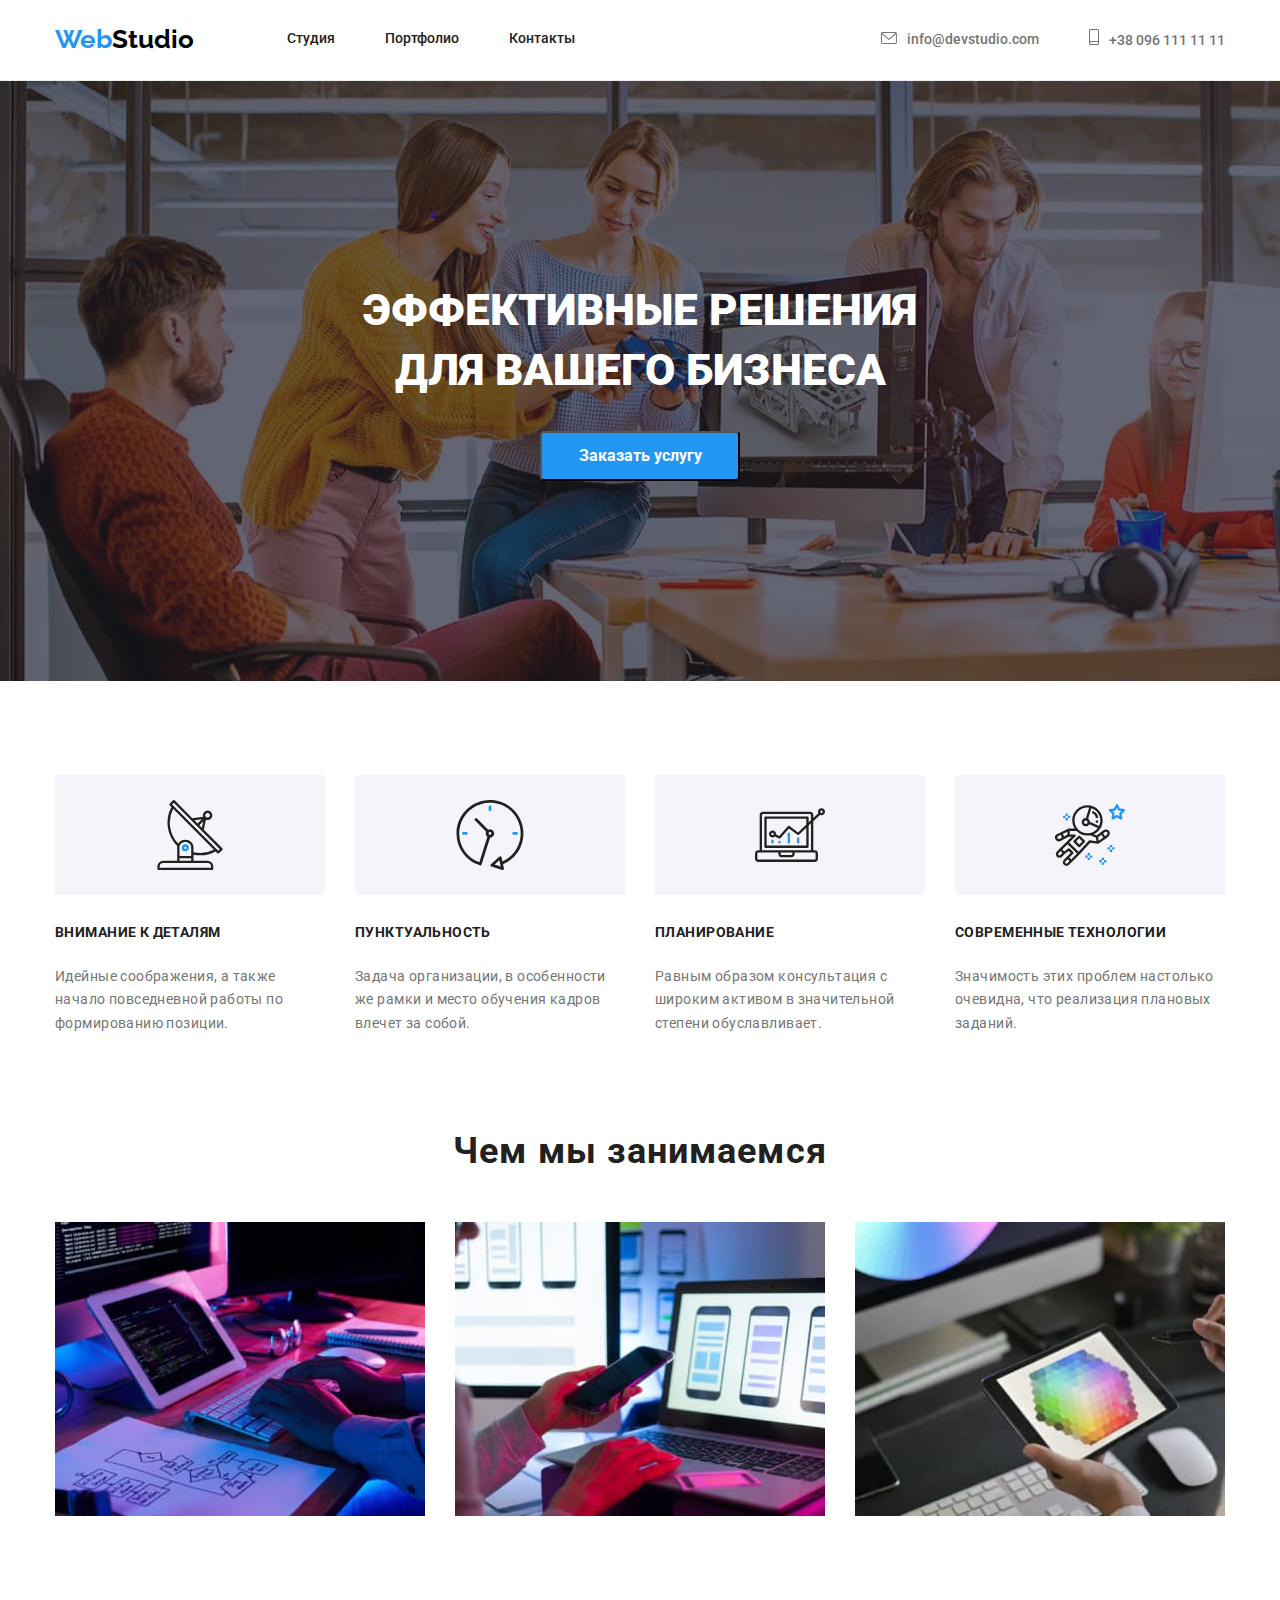
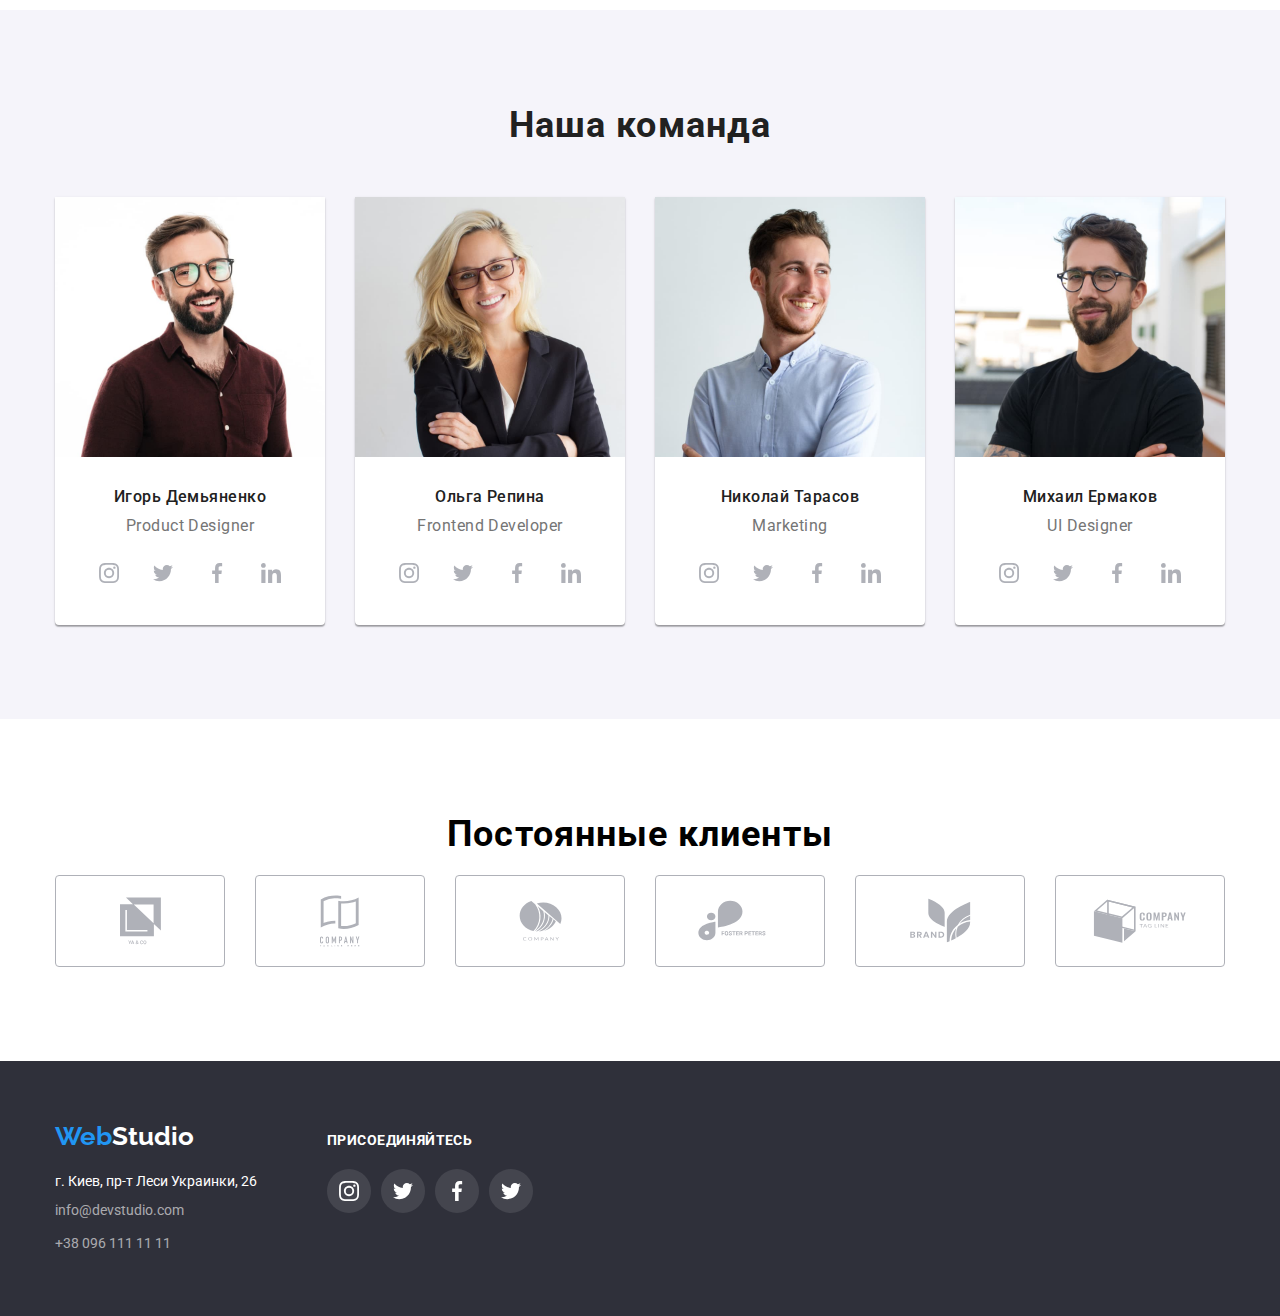
<file: index.html>
<!DOCTYPE html>
<html lang="ru">
<head>
    <meta charset="UTF-8">
    <meta http-equiv="X-UA-Compatible" content="IE=edge">
    <meta name="viewport" content="width=device-width, initial-scale=1.0">
    <link
        href="https://fonts.googleapis.com/css2?family=Raleway:wght@700&family=Roboto:wght@400;500;700;900&display=swap"
        rel="stylesheet">
    <title>Web Studio (Version 2.1)</title>
    <link rel="stylesheet" href="https://cdnjs.cloudflare.com/ajax/libs/modern-normalize/1.1.0/modern-normalize.min.css">
    <link rel="stylesheet" href="./css/styles.css" />
</head>

<body class="body">
    <header class="header">
        <div class="container">
        <nav class="nav">
        <a href="./" class="logo link" lang="en"><span class="logo-first">Web</span>Studio</a>
            <ul class="header-men list">
                <li class="header-li"> <a href="./" class="header-item link">Студия</a></li>
                <li class="header-li"> <a href="./portfolio.html" class="header-item link">Портфолио</a></li>
                <li class="header-li"> <a href="" class="header-item link">Контакты</a></li>
            </ul>
             <ul class="header-cont list">
                <li class="header-li">
                <a href="mailto:info@devstudio.com" class="header-contacts link">
                    <svg class="header-icon" width="16px" height="12px">
                    <use href="./images/symbol-defs.svg#icon-mail"></use>
                    </svg>info@devstudio.com</a>
                </li>
                <li class="header-li">
                <a href="tel:+380961111111" class="header-contacts link">
                    <svg class="header-icon" width="10px" height="16px">
                    <use href="./images/symbol-defs.svg#icon-tell"></use>
                    </svg>+38 096 111 11 11</a>
                </li>
            </ul>
        </nav>
        </div>
    </header>

<main>
    <!-- Section-1 -->
<section class="hero section">
    <div class="container">
    <h1 class="section-hero">Эффективные решения <br> для вашего бизнеса</h1>
    <button type="button" class="btn-hero">Заказать услугу</button>
    </div>
</section>
<!-- Section-2 -->
<section class="features section">
    <div class="container">
    <ul class="features-list list">
        <li>
            <div class="features-icon-cont">
                <svg class="features-icon" width="70px" height="70px">
                <use href="./images/symbol-defs.svg#icon-antenna"></use>
                </svg>
            </div>
            <h3 class="features-name">Внимание к деталям</h3>
            <p class="features-text">Идейные соображения, а также начало повседневной работы по формированию позиции.</p>
        </li>
        <li>
            <div class="features-icon-cont">
                <svg class="features-icon" width="70px" height="70px">
                    <use href="./images/symbol-defs.svg#icon-clock"></use>
                </svg>
            </div>
            <h3 class="features-name">Пунктуальность</h3>
            <p class="features-text">Задача организации, в особенности же рамки и место обучения кадров влечет за собой.</p>
        </li>
        <li>
            <div class="features-icon-cont">
                <svg class="features-icon" width="70px" height="70px">
                    <use href="./images/symbol-defs.svg#icon-diagram"></use>
                </svg>
            </div>
            <h3 class="features-name">Планирование</h3>
            <p class="features-text">Равным образом консультация с широким активом в значительной степени обуславливает.</p>
        </li>
        <li>
            <div class="features-icon-cont">
                <svg class="features-icon" width="70px" height="70px">
                    <use href="./images/symbol-defs.svg#icon-astronaut"></use>
                </svg>
            </div>
            <h3 class="features-name">Современные технологии</h3>
            <p class="features-text">Значимость этих проблем настолько очевидна, что реализация плановых заданий.</p>
        </li>
    </ul>
    </div>
</section>
<section class="pjc section">
    <div class="container">
    <h2 class="projects">Чем мы занимаемся</h2>
    <ul class="projects-list list">
        <li>
            <img
              src="./images/box-1.jpg"
              alt="Кто-то печатает на клавиатуре"
              width="370"
              height="294"
            />
        </li>          
        <li>
            <img
              src="./images/box-2.jpg"
              alt="Кто-то смотрит в телефон и экран ноутбука"
              width="370"
              height="294"
            />
        </li>         
        <li>
            <img
              src="./images/box-3.jpg"
              alt="Экран планшета с макетом."
              width="370"
              height="294"
            />
        </li>
    </ul>
    </div>
</section>
<!-- Section-3 -->
<section class="we section">
    <div class="container">
    <h2 class="team">Наша команда</h2>
    <ul class="team-list list">
        <li class="team-li">
            <img src="./images/photo-1.jpg" alt="Фото Игорь Демьяненко" width="270" height="260" />
            <div class="team-manager">
                <h3 class="manager">Игорь Демьяненко</h3>
                <p lang="en" class="manager-position">Product Designer</p>
            </div>
            <div class="social-cont">
                <ul class="social-list list">
                    <li class="social-li">
                        <a href="" class="team-soc-link link">
                        <svg class="team-icon" width="20px" height="20px">
                        <use href="./images/symbol-defs.svg#icon-instagram"></use>
                    </svg></a></li>
                    <li class="social-li">
                        <a href="" class="team-soc-link link">
                            <svg class="team-icon" width="20px" height="20px">
                                <use href="./images/symbol-defs.svg#icon-twitter"></use>
                            </svg></a>
                    </li>
                    <li class="social-li">
                        <a href="" class="team-soc-link link">
                            <svg class="team-icon" width="20px" height="20px">
                                <use href="./images/symbol-defs.svg#icon-facebook"></use>
                            </svg></a>
                    </li>
                    <li class="social-li">
                        <a href="" class="team-soc-link link">
                            <svg class="team-icon" width="20px" height="20px">
                                <use href="./images/symbol-defs.svg#icon-linkedin"></use>
                            </svg></a>
                    </li>
                </ul>
            </div>
        </li>
        <li class="team-li">
            <img src="./images/photo-2.jpg" alt="Фото Ольга Репина" width="270" height="260" />
            <div class="team-manager">
                <h3 class="manager">Ольга Репина</h3>
                <p lang="en" class="manager-position">Frontend Developer</p>
            </div>
            <div class="social-cont">
                <ul class="social-list list">
                    <li class="social-li">
                        <a href="" class="team-soc-link link">
                            <svg class="team-icon" width="20px" height="20px">
                                <use href="./images/symbol-defs.svg#icon-instagram"></use>
                            </svg></a>
                    </li>
                    <li class="social-li">
                        <a href="" class="team-soc-link link">
                            <svg class="team-icon" width="20px" height="20px">
                                <use href="./images/symbol-defs.svg#icon-twitter"></use>
                            </svg></a>
                    </li>
                    <li class="social-li">
                        <a href="" class="team-soc-link link">
                            <svg class="team-icon" width="20px" height="20px">
                                <use href="./images/symbol-defs.svg#icon-facebook"></use>
                            </svg></a>
                    </li>
                    <li class="social-li">
                        <a href="" class="team-soc-link link">
                            <svg class="team-icon" width="20px" height="20px">
                                <use href="./images/symbol-defs.svg#icon-linkedin"></use>
                            </svg></a>
                    </li>
                </ul>
            </div>
        </li>
        <li class="team-li">
            <img src="./images/photo-3.jpg" alt="Фото Николай Тарасов" width="270" height="260" />
            <div class="team-manager">
                <h3 class="manager">Николай Тарасов</h3>
                <p lang="en" class="manager-position">Marketing</p>
            </div>
            <div class="social-cont">
                <ul class="social-list list">
                    <li class="social-li">
                        <a href="" class="team-soc-link link">
                            <svg class="team-icon" width="20px" height="20px">
                                <use href="./images/symbol-defs.svg#icon-instagram"></use>
                            </svg></a>
                    </li>
                    <li class="social-li">
                        <a href="" class="team-soc-link link">
                            <svg class="team-icon" width="20px" height="20px">
                                <use href="./images/symbol-defs.svg#icon-twitter"></use>
                            </svg></a>
                    </li>
                    <li class="social-li">
                        <a href="" class="team-soc-link link">
                            <svg class="team-icon" width="20px" height="20px">
                                <use href="./images/symbol-defs.svg#icon-facebook"></use>
                            </svg></a>
                    </li>
                    <li class="social-li">
                        <a href="" class="team-soc-link link">
                            <svg class="team-icon" width="20px" height="20px">
                                <use href="./images/symbol-defs.svg#icon-linkedin"></use>
                            </svg></a>
                    </li>
                </ul>
            </div>
        </li>
        <li class="team-li">
            <img src="./images/photo-4.jpg" alt="Фото Михаил Ермаков" width="270" height="260" />
            <div class="team-manager">
                <h3 class="manager">Михаил Ермаков</h3>
                <p lang="en" class="manager-position">UI Designer</p>
            </div>
            <div class="social-cont">
                <ul class="social-list list">
                    <li class="social-li">
                        <a href="" class="team-soc-link link">
                            <svg class="team-icon" width="20px" height="20px">
                                <use href="./images/symbol-defs.svg#icon-instagram"></use>
                            </svg></a>
                    </li>
                    <li class="social-li">
                        <a href="" class="team-soc-link link">
                            <svg class="team-icon" width="20px" height="20px">
                                <use href="./images/symbol-defs.svg#icon-twitter"></use>
                            </svg></a>
                    </li>
                    <li class="social-li">
                        <a href="" class="team-soc-link link">
                            <svg class="team-icon" width="20px" height="20px">
                                <use href="./images/symbol-defs.svg#icon-facebook"></use>
                            </svg></a>
                    </li>
                    <li class="social-li">
                        <a href="" class="team-soc-link link">
                            <svg class="team-icon" width="20px" height="20px">
                                <use href="./images/symbol-defs.svg#icon-linkedin"></use>
                            </svg></a>
                    </li>
                </ul>
            </div>
        </li>
    </ul>
    </div>
</section>
<!--Section-4-->
<section class="clients section">
    <div class="container">
        <h2 class="client">Постоянные клиенты</h2>
        <ul class="client-list list">
            <li class="client-li"> 
                <a href="" class="client-soc-link link">
                <svg class="client-icon" width="41px" height="48px">
                        <use href="./images/symbol-defs.svg#icon-client-1"></use>
                </svg></a></li>
            <li class="client-li"><a href="#" class="client-soc-link link">
                <svg class="client-icon" width="40px" height="52px">
                    <use href="./images/symbol-defs.svg#icon-client-2"></use>
                </svg></a></li>
            <li class="client-li"><a href="#" class="client-soc-link link">
                <svg class="client-icon" width="43px" height="41px">
                    <use href="./images/symbol-defs.svg#icon-client-3"></use>
                </svg></a></li>
            <li class="client-li"><a href="#" class="client-soc-link link">
                <svg class="client-icon" width="84px" height="41px">
                    <use href="./images/symbol-defs.svg#icon-client-4"></use>
                </svg></a></li>
            <li class="client-li"><a href="#" class="client-soc-link link">
                <svg class="client-icon" width="63px" height="45px">
                    <use href="./images/symbol-defs.svg#icon-client-5"></use>
                </svg></a></li>
            <li class="client-li"><a href="#" class="client-soc-link link">
                <svg class="client-icon" width="94px" height="44px">
                    <use href="./images/symbol-defs.svg#icon-client-6"></use>
                </svg></a></li>
        </ul>
    </div>
</section>
</main>
<footer class="footer-body">
    <div class="container">
        <ul class="footer-list list"> 
            <li>
            <div class="footer-cont ">
                <a href="./" class="logo-footer link" lang="en"><span class="logo-first-footer">Web</span><span
                        class="logo-second-footer">Studio</span></a>
                    <div class="footer-men">
                    <ul class="list">
                        <li class="footer-li"><address>
                        <span class="address">г. Киев, пр-т Леси Украинки, 26</span> <br></address>
                        </li>
                        <li class="footer-li"><a href="mailto:info@devstudio.com" class="contacts link">info@devstudio.com</a><br>
                        </li>
                        <li class="footer-li"><a href="tel:+380961111111" class="contacts link">+38 096 111 11 11</a></li>
                    </ul>
                    </div>
            </div>
            </li> 
            <li class="footer-social-list">
                <h3 class="footer-name">присоединяйтесь</h3>
                <div class="footer-social">
                    <ul class="social-list list">
                        <li class="footer-social-li"><a href="" class="footer-soc-link link"><svg class="footer-icon" width="20px" height="20px">
                                <use href="./images/symbol-defs.svg#icon-instagram"></use>
                            </svg></a></li>
                        <li class="footer-social-li"><a href="" class="footer-soc-link link"><svg class="footer-icon" width="20px" height="20px">
                                <use href="./images/symbol-defs.svg#icon-twitter"></use>
                            </svg></a></li>
                        <li class="footer-social-li"><a href="" class="footer-soc-link link"><svg class="footer-icon" width="20px" height="20px">
                                <use href="./images/symbol-defs.svg#icon-facebook"></use>
                            </svg></a></li>
                        <li class="footer-social-li"><a href="" class="footer-soc-link link"><svg class="footer-icon" width="20px" height="20px">
                                <use href="./images/symbol-defs.svg#icon-twitter"></use>
                            </svg></a></li>
                    </ul>
                </div>
            </li>
        </ul>
    </div>
</footer>
</body>
</html>
</file>
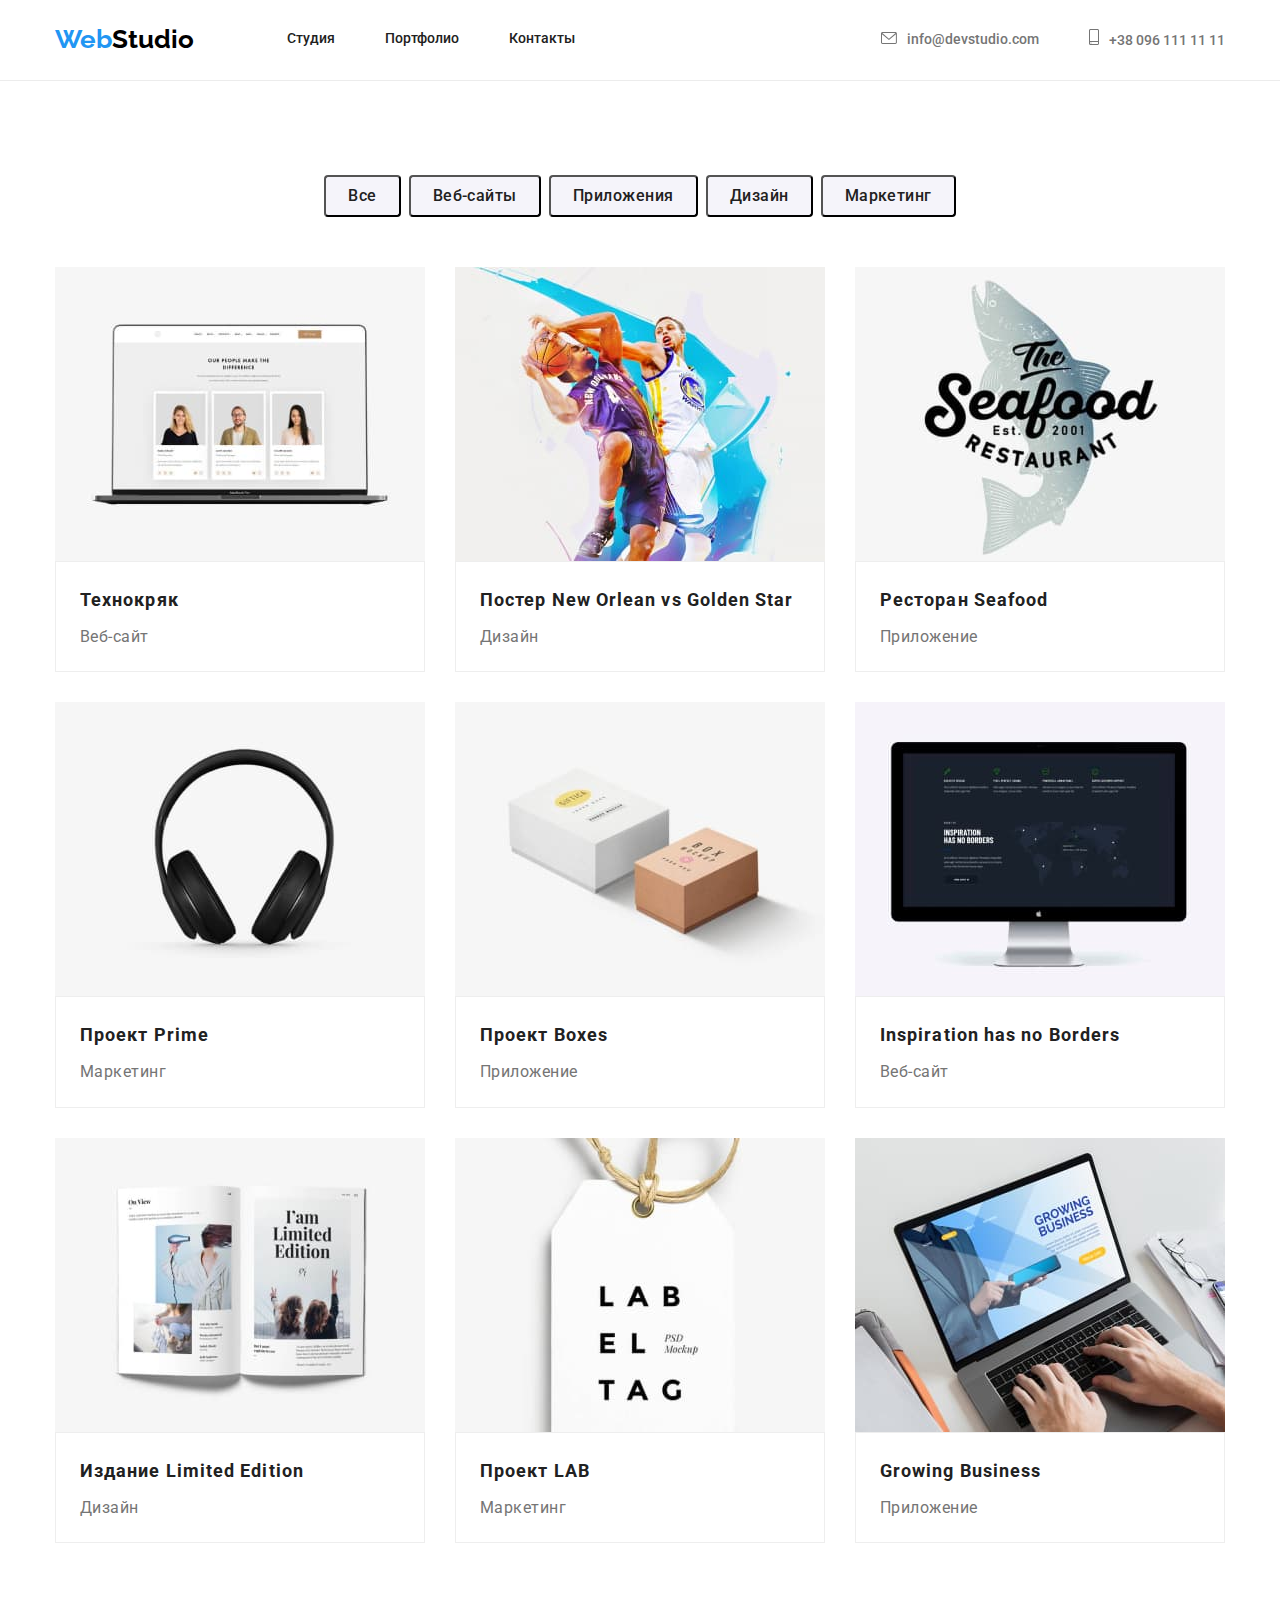
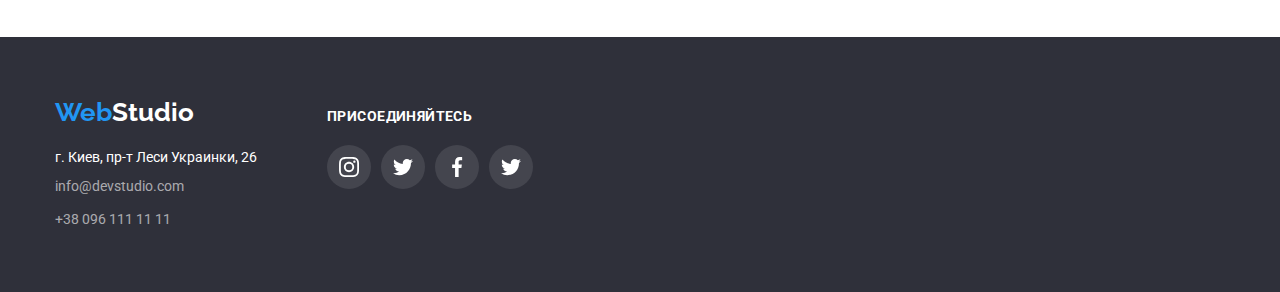
<file: portfolio.html>
<!DOCTYPE html>
<html lang="ru">

<head>
    <meta charset="UTF-8">
    <meta http-equiv="X-UA-Compatible" content="IE=edge">
    <meta name="viewport" content="width=device-width, initial-scale=1.0">
    <link
        href="https://fonts.googleapis.com/css2?family=Raleway:wght@700&family=Roboto:wght@400;500;700;900&display=swap"
        rel="stylesheet">
    <title>Web Studio (Version 2.1)</title>
    <link rel="stylesheet"
        href="https://cdnjs.cloudflare.com/ajax/libs/modern-normalize/1.1.0/modern-normalize.min.css">
    <link rel="stylesheet" href="./css/styles.css" />
</head>

<body class="body">
    <header class="header">
        <div class="container">
            <nav class="nav">
                <a href="./" class="logo link" lang="en"><span class="logo-first">Web</span>Studio</a>
                <ul class="header-men list">
                    <li class="header-li"> <a href="./" class="header-item link">Студия</a></li>
                    <li class="header-li"> <a href="./portfolio.html" class="header-item link">Портфолио</a></li>
                    <li class="header-li"> <a href="" class="header-item link">Контакты</a></li>
                </ul>
                <ul class="header-cont list">
                    <li class="header-li">
                        <a href="mailto:info@devstudio.com" class="header-contacts link">
                            <svg class="header-icon" width="16px" height="12px">
                                <use href="./images/symbol-defs.svg#icon-mail"></use>
                            </svg>info@devstudio.com</a>
                    </li>
                    <li class="header-li"><a href="tel:+380961111111" class="header-contacts link">
                            <svg class="header-icon" width="10px" height="16px">
                                <use href="./images/symbol-defs.svg#icon-tell"></use>
                            </svg>+38 096 111 11 11</a>
                    </li>
                </ul>
            </nav>
        </div>
    </header>

    <main>
       <!--Section-1-->
    <section class="section">
        <div class="container">
    <h1 class="visually-hidden">Реализованные проекты</h1>
            <div class="filter">
            <ul class="filters-list list">
            <li class="filters-li"><button type="button" class="btn-text">Все</button></li>
            <li class="filters-li"><button type="button" class="btn-text">Веб-сайты</button></li>
            <li class="filters-li"><button type="button" class="btn-text">Приложения</button></li>
            <li class="filters-li"><button type="button" class="btn-text">Дизайн</button></li>
            <li class="filters-li"><button type="button" class="btn-text">Маркетинг</button></li>
            </ul>
        </div>
        <ul class="products-list list">
            <li class="products-li"><a href="#" class="products-link link">
                <img
                src="./images/projekt1.jpg"
                alt="Логотип сайта компании Технокряк"
                width="370"
                height="294"/>
                  <div class="products"><h3 class="products-name">Технокряк</h3> <p><span class="products-text">Веб-сайт</span></p></div>
                </a>
                </li>
            <li class="products-li"><a href="#" class="products-link link">
                <img src="./images/projekt2.jpg" 
                alt="Постер New Orlean vs Golden Star" 
                width="370" 
                height="294" />
                <div class="products"> <h3 class="products-name">Постер <span lang="en">New Orlean vs Golden Star</span></h3><p><span class="products-text">Дизайн</span></p></div>
            </a></li>
            <li class="products-li"><a href="#" class="products-link link">
                <img src="./images/projekt3.jpg" 
                alt="Логотип ресторана Seafood" 
                width="370" 
                height="294" />
                    <div class="products"><h3 class="products-name">Ресторан <span lang="en">Seafood</span></h3><p><span class="products-text">Приложение</span></p></div>
            </a></li>
            <li class="products-li"><a href="#" class="products-link link">
                <img src="./images/projekt4.jpg" 
                alt="Наушники" 
                width="370" 
                height="294" />
                <div class="products"> <h3 class="products-name">Проект <span lang="en">Prime</span></h3><p><span class="products-text">Маркетинг</span></p></div>
            </a></li>
            <li class="products-li"><a href="#" class="products-link link">
                <img src="./images/projekt5.jpg" 
                alt="Две коробки" 
                width="370" 
                height="294" />
                <div class="products">  <h3 class="products-name">Проект <span lang="en">Boxes</span></h3><p><span class="products-text">Приложение</span></p></div>
            </a></li>
            <li class="products-li"><a href="#" class="products-link link">
                <img src="./images/projekt6.jpg" 
                alt="Монитор" 
                width="370" 
                height="294" />
                <div class="products">  <h3 lang="en" class="products-name">Inspiration has no Borders</h3><p><span class="products-text">Веб-сайт</span></p></div>
            </a></li>
            <li class="products-li"><a href="#" class="products-link link">
                <img src="./images/projekt7.jpg" 
                alt="Разворот книги, текст с изображениями" 
                width="370" 
                height="294" />
                <div class="products">  <h3 class="products-name">Издание <span lang="en">Limited Edition</span></h3><p><span class="products-text">Дизайн</span> </p></div>
            </a></li>
            <li class="products-li"><a href="#" class="products-link link">
                <img src="./images/projekt8.jpg" 
                alt="Бирка на веревке с крупными буквами" 
                width="370" 
                height="294" />
                <div class="products">  <h3 class="products-name">Проект <span lang="en">LAB</span></h3><p><span class="products-text">Маркетинг</span></p></div>
            </a></li>
            <li class="products-li"><a href="#" class="products-link link">
                <img src="./images/projekt9.jpg" 
                alt="Открытый ноутбук" 
                width="370" 
                height="294" />
                <div class="products">  <h3 lang="en" class="products-name">Growing Business</h3><p><span class="products-text">Приложение</span></p></div>
            </a></li> 
        </ul>
        </div>
    </section>
    </main>
<footer class="footer-body">
    <div class="container">
        <ul class="footer-list list">
            <li>
                <div class="footer-cont ">
                    <a href="./" class="logo-footer link" lang="en"><span class="logo-first-footer">Web</span><span
                            class="logo-second-footer">Studio</span></a>
                    <div class="footer-men">
                        <ul class="list">
                            <li class="footer-li">
                                <address>
                                    <span class="address">г. Киев, пр-т Леси Украинки, 26</span> <br>
                                </address>
                            </li>
                            <li class="footer-li"><a href="mailto:info@devstudio.com"
                                    class="contacts link">info@devstudio.com</a><br>
                            </li>
                            <li class="footer-li"><a href="tel:+380961111111" class="contacts link">+38 096 111 11
                                    11</a></li>
                        </ul>
                    </div>
                </div>
            </li>
            <li class="footer-social-list">
                <h3 class="footer-name">присоединяйтесь</h3>
                <div class="footer-social">
                    <ul class="social-list list">
                        <li class="footer-social-li"><a href="" class="footer-soc-link link"><svg class="footer-icon"
                                    width="20px" height="20px">
                                    <use href="./images/symbol-defs.svg#icon-instagram"></use>
                                </svg></a></li>
                        <li class="footer-social-li"><a href="" class="footer-soc-link link"><svg class="footer-icon"
                                    width="20px" height="20px">
                                    <use href="./images/symbol-defs.svg#icon-twitter"></use>
                                </svg></a></li>
                        <li class="footer-social-li"><a href="" class="footer-soc-link link"><svg class="footer-icon"
                                    width="20px" height="20px">
                                    <use href="./images/symbol-defs.svg#icon-facebook"></use>
                                </svg></a></li>
                        <li class="footer-social-li"><a href="" class="footer-soc-link link"><svg class="footer-icon"
                                    width="20px" height="20px">
                                    <use href="./images/symbol-defs.svg#icon-twitter"></use>
                                </svg></a></li>
                    </ul>
                </div>
            </li>
        </ul>
    </div>
</footer>
</body> 
</html>
</file>
<file: css/styles.css>
:root {
  --basic-color: #212121;
  --second-color: #757575;
  --accent-color: #2196F3;
  --second-accent-color: #FFFFFF
}

* {
    box-sizing: border-box;
}
body {
    margin: 0;
  font-family: 'Roboto', sans-serif;
}

p,
h1,
h2,
h3,
h4,
h5,
h6 {
    margin: 0;
}

ul,
ol {
    margin: 0;
    padding-left: 0;
}

img {
    display: block;
}

.list {
  list-style: none;
}

.link {
  text-decoration: none;
}

.container {
    width: 1200px;
    padding-left: 15px;
    padding-right: 15px;
    margin: 0 auto;
}

.section {
    padding-top: 94px;
    padding-bottom: 94px;
}

.header {
    padding-top: 24px;
    padding-bottom: 25px;
    border-bottom: 1px solid #ECECEC;
}

.visually-hidden {
    position: absolute;
    white-space: nowrap;
    width: 1px;
    height: 1px;
    overflow: hidden;
    border: 0;
    padding: 0;
    clip: rect(0 0 0 0);
    clip-path: inset(50%);
    margin: -1px;
}
/*Head*/
/*Header*/
.nav {
    display: flex;
    align-items: center;
}
.logo {
    margin-right: 93px;
}

.logo,
.logo-footer {
    font-family: 'Raleway';
    font-weight: bold;
    font-size: 26px;
    line-height: 1.19;
    color: #000000;
}
.logo-first,
.logo-first-footer{
    color: var(--accent-color);
}

.header-men,
.header-cont,
.header-item  {
    display: flex;
}

.header-li:not(:last-child),
.header-contacts:not(:last-child) {
    margin-right: 50px;
}

.header-cont {
    display: flex;
    margin-left: auto;
    align-items: center;
}

.header-item,
.header-contacts{
    font-family: Roboto;
    font-weight: 500;
    font-size: 14px;
    line-height: 1.14;
}
.header-item{color: var(--basic-color)}
.header-contacts {color: var(--second-color)}

.header-item:hover,
.header-item:focus,
.header-contacts:hover,
.header-contacts:focus { 
    color: var(--accent-color);
}

.header-icon {
    fill: currentColor;
    margin-right: 10px;
}

.header-icon:hover {
    fill: var(--accent-color);
}


/*Hero*/
.hero {
    max-width: 1600px;
    padding-top: 200px;
    padding-bottom: 200px;
    margin-left: auto;
    margin-right: auto;
    text-align: center;
    background-image: linear-gradient(
    to right,
    rgba(47, 48, 58, 0.4),
    rgba(47, 48, 58, 0.4)),
    url("../images/hero-bg.jpg");
    background-repeat: no-repeat;
    background-size: cover;
}
.section-hero,
.btn-hero {
    font-family: Roboto;

}
.section-hero {
    font-weight: 900;
    text-transform: uppercase;
    font-size: 44px;
    line-height: 1.36;
    margin-bottom: 30px;
    min-width: 696px;
    color: var(--second-accent-color);

}
.btn-hero {
    cursor: pointer;
    font-weight: bold;
    font-size: 16px;
    text-align: center;
    line-height: 1.88;
    border-radius: 4px;
    min-width: 200px;
    min-height: 50px;
    color: var(--second-accent-color);
    background: var(--accent-color);
}

/*features*/

.features-list {
    display: flex;

}
.features {
    padding-bottom: 0;
}
.features-icon-cont {
    display: flex;
    justify-content: center;
    align-items: center;
    width: 270px;
    height: 120px;
    background-color: #F5F4FA;
    border-radius: 4px;
}


.features-name:not(:last-child),
.features-text:not(:last-child),
.features-icon-cont:not(:last-child) {
    margin-right: 30px;
}

.features-name,
.features-text{
    font-family: Roboto;
    font-size: 14px;
    letter-spacing: 0.03em;
}
.features-name{
    font-weight: bold;
    line-height: 1.14;
    max-width: 270px;
    margin-top: 30px;
    text-transform: uppercase;
    color: var(--basic-color);
}
.features-text {
    line-height: 1.71;
    margin-top: 24px;
    max-width: 270px;
    color: var(--second-color);
}
/*projects*/

.projects-list {
    display: flex;
    justify-content: space-between;
    margin-top: 50px;
}

.projects-list:not(:last-child){
    margin-right: 30px;
}

.projects{
    font-family: Roboto;
    font-weight: bold;
    font-size: 36px;
    line-height: 1.17;
    text-align: center;
    letter-spacing: 0.03em;
    color: var(--basic-color);
}


/*team*/
.we {
    text-align: center;
    background-color: #F5F4FA;
}

.team-list {
    display: flex;
    justify-content: space-between;
    margin-top: 50px;
}

.team-list:not(:last-child) {
    margin-right: 30px;
}
.social-list {
    display: flex;
    align-items: center;
}

.team,
.manager,
.manager-position {
    font-family: Roboto;
    letter-spacing: 0.03em;
}
.team-li {
    width: 270px;
    height: 428px;
    background: #FFFFFF;
    box-shadow: 0px 1px 3px rgba(0, 0, 0, 0.12),
    0px 1px 1px rgba(0, 0, 0, 0.14),
    0px 2px 1px rgba(0, 0, 0, 0.2);
    border-radius: 0px 0px 4px 4px;
}
.team {
    font-weight: bold;
    font-size: 36px;
    line-height: 1.17;
    color: var(--basic-color);
}
.team-manager {
    padding-top: 30px;
    padding-bottom: 16px;
}
.manager{
    font-weight: 500;
    font-size: 16px;
    line-height: 1.19;
    text-align: center;
    color: var(--basic-color);
}

.manager-position {
    font-size: 16px;
    line-height: 1.19;
    text-align: center;
    margin-top: 10px;
    color: var(--second-color);
}

.social-cont {
    display: flex;
    margin-bottom: 30px;
    justify-content: center
}

.team-soc-link {
    display: flex;
    width: 44px;
    height: 44px;
    border-radius: 50%; 
    background-color: #FFFFFF;
    justify-content: center;
    align-items: center;
    
}
.social-li:not(:last-child) {
    margin-right: 10px;
}

.team-icon {
    fill: #AFB1B8;
}

.team-soc-link:hover,
.team-soc-link:focus {
    background-color: var(--accent-color);
}

.team-soc-link:hover .team-icon,
.team-soc-link:focus .team-icon {
    fill: var(--second-accent-color);
} 
/*Clients*/
.client-panel {
    display: flex;
}

.client{
    font-weight: 700;
    font-size: 36px;
    line-height: 1.17;
    text-align: center;
    letter-spacing: 0.03em;
    margin-bottom: 20px;
}

.client-list {
    display: flex;
}

.client-li {
    display: flex;
    width: 170px;
    height: 92px;
    border: 1px solid #AFB1B8;
    box-sizing: border-box;
    border-radius: 4px;
    justify-content: center;
    align-items: center;
    cursor: pointer;
}

.client-soc-link {
    display: inline-flex;
    width: 100%;
    height: 100%;
    justify-content: center;
    align-items: center;
    box-sizing: border-box;
    border-radius: 4px;
}

.client-li:not(:last-child) {
    margin-right: 30px;
}

.client-icon {
    fill: #AFB1B8;
}

.client-soc-link:hover,
.client-soc-link:focus {
    fill: var(--accent-color);
    border: 1px solid var(--accent-color);
    border-radius: 4px;
}

.client-soc-link:hover .client-icon,
.client-soc-link:focus .client-icon {
    fill: var(--accent-color);
}


/*footer*/

.footer-list {
    display: flex;
}

.footer-men {
    margin-top: 20px;
}
.footer-name {
font-size: 14px;
line-height: 1.14;
letter-spacing: 0.03em;
text-transform: uppercase;
color: #FFFFFF;
margin-bottom: 20px;
}

.footer-social-list{
    padding-top: 12px;
    padding-left: 70px;
}

.footer-li:not(:last-child) {
    margin-bottom: 9px;
}

.footer-soc-link{
    display: flex;
    width: 44px;
    height: 44px;
    border-radius: 50%;
    justify-content: center;
    align-items: center;
    background: rgba(255, 255, 255, 0.1);
}

.footer-social-li:not(:last-child) {
    margin-right: 10px;
}

.footer-icon {
    fill: var(--second-accent-color);
}


.footer-soc-link:hover,
.footer-soc-link:focus {
    background-color: var(--accent-color);
}

.footer-soc-link:hover .footer-icon,
.footer-soc-link:focus .footer-icon {
    fill: var(--second-accent-color);
}

.footer-body {
    background: #2F303A;
    padding-top: 60px;
    padding-bottom: 60px;
}
.logo-second,
.logo-second-footer {
    color: #FFFFFF;
}
.address,
.contacts{
    font-family: Roboto;
    font-size: 14px;
    font-style: normal;
}
.address {
    line-height: 1.19;
    color: var(--second-accent-color);
    margin-top: 30px;
}
.contacts{
    line-height: 1.71;
    color: rgba(255, 255, 255, 0.6);
}
.contacts:hover,
.contacts:focus {
    color: var(--accent-color);
}
/*Portfolio*/
.visually-hidden {
  position: absolute;
  white-space: nowrap;
  width: 1px;
  height: 1px;
  overflow: hidden;
  border: 0;
  padding: 0;
  clip: rect(0 0 0 0);
  clip-path: inset(50%);
  margin: -1px;
}

.filters-list {
    display: flex;
    justify-content: center;
}

.filters-li:not(:last-child) {
    margin-right: 8px;
}

.btn-text,
.products-name
.products-text{
    font-family: Roboto;
}
.btn-text{
    font-weight: 500;
    font-size: 16px;
    line-height: 1.63;
    text-align: center;
    letter-spacing: 0.03em;
    padding: 6px 22px;
    color: var(--basic-color);
    background: #F5F4FA;
    border-radius: 4px;
}

.btn-text:hover,
.btn-text:focus {
    color: var(--second-accent-color);
    background: var(--accent-color);
    box-shadow: 0px 3px 1px rgba(0, 0, 0, 0.1),
        0px 1px 2px rgba(0, 0, 0, 0.08),
        0px 2px 2px rgba(0, 0, 0, 0.12);
    border-radius: 4px;
}

.products {
    border:1px solid #EEEEEE;
    /* margin-bottom: 20px; */
    padding: 20px 24px;
}
.products-name {
    display: block;
    font-weight: bold;
    font-size: 18px;
    line-height: 2;
    letter-spacing: 0.06em;
    color: var(--basic-color);
}
.products-text{
    display: block;
    font-size: 16px;
    line-height: 1.83;
    margin-top: 4px;
    letter-spacing: 0.03em;
    color: var(--second-color);
}

.products-list {
    display: flex;
    justify-content: center;
    flex-wrap: wrap;
    margin-top: 50px;
}
.products-li {
    margin-right: 30px;
    margin-bottom: 30px;
}

.products-link {
    display: inline-block;
}
.products-link:hover,
.products-link:focus {
    box-shadow: 0px 1px 1px rgba(0, 0, 0, 0.12),
        0px 4px 4px rgba(0, 0, 0, 0.06),
        1px 4px 6px rgba(0, 0, 0, 0.16);
}

.products-li:nth-child(3n) {
    margin-right: 0;
}
.products-li:nth-last-child(-n+3) {
    margin-bottom: 0;
}
</file>
